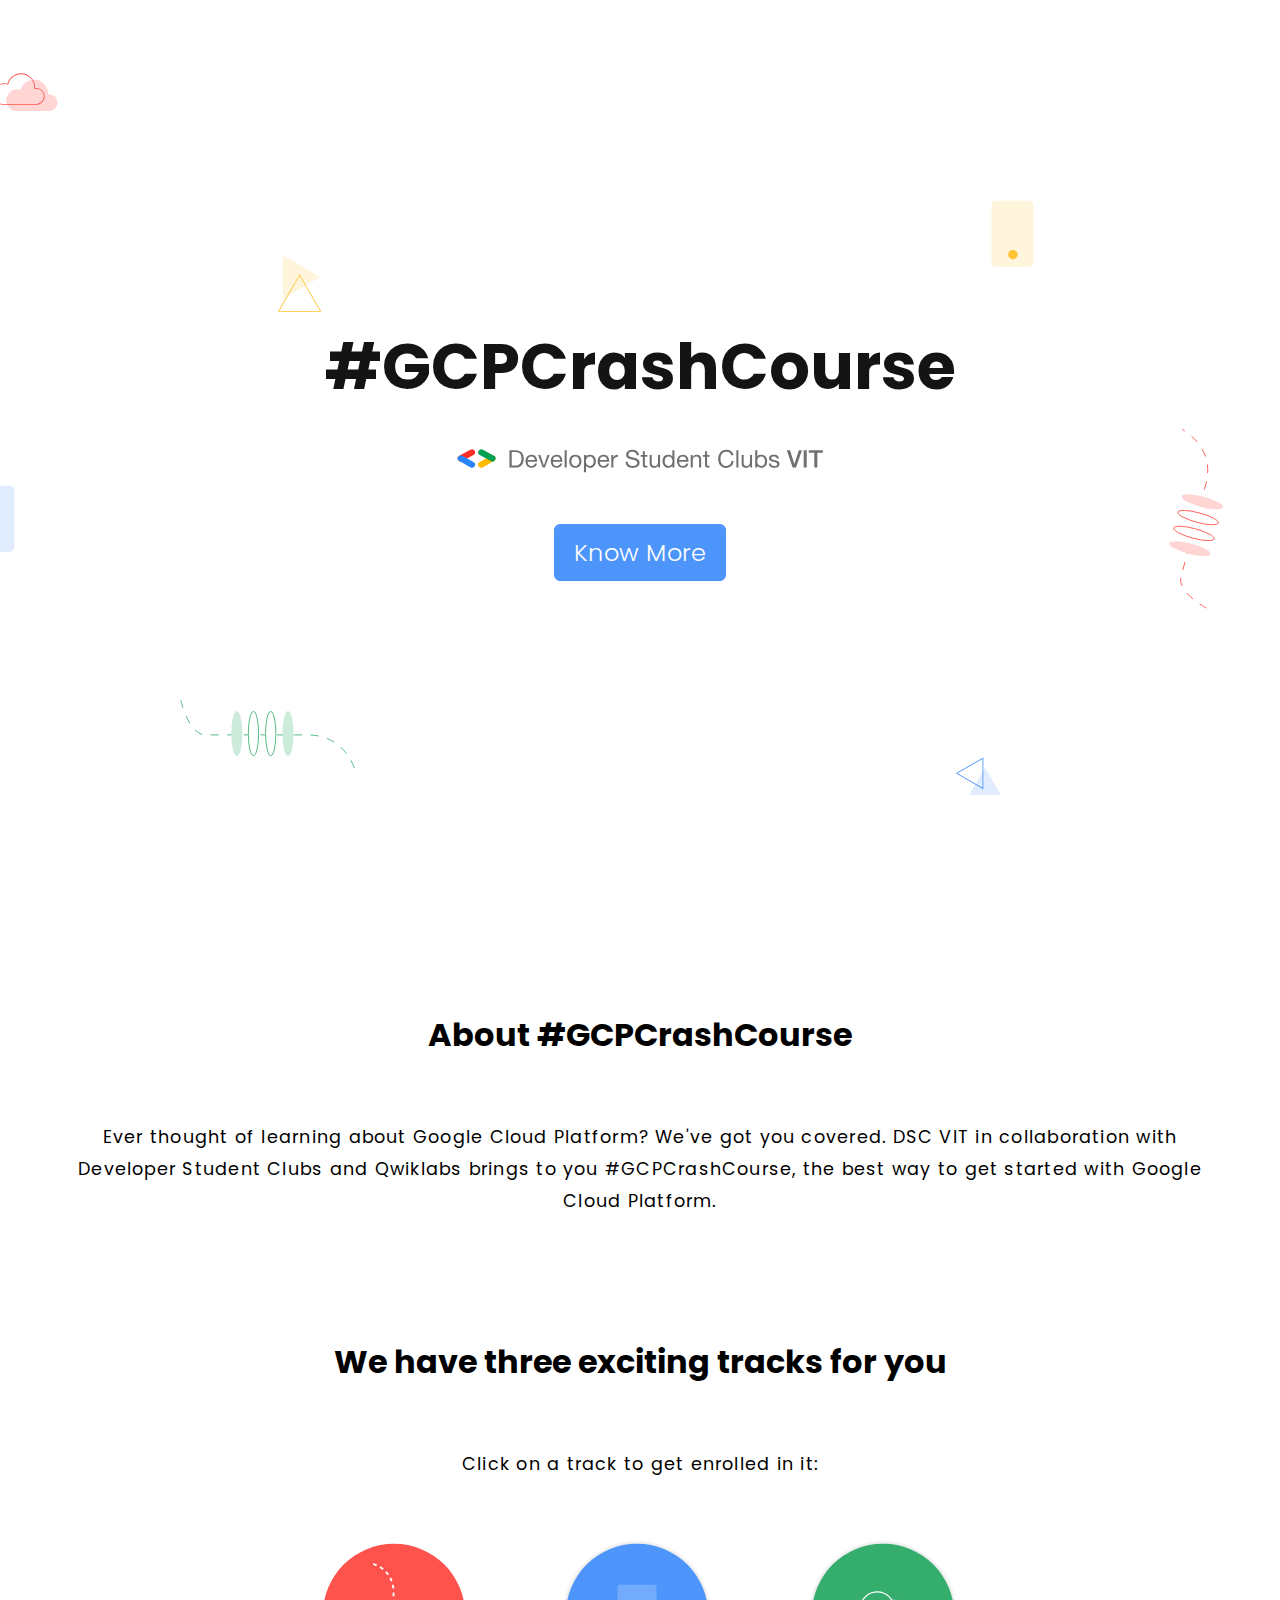
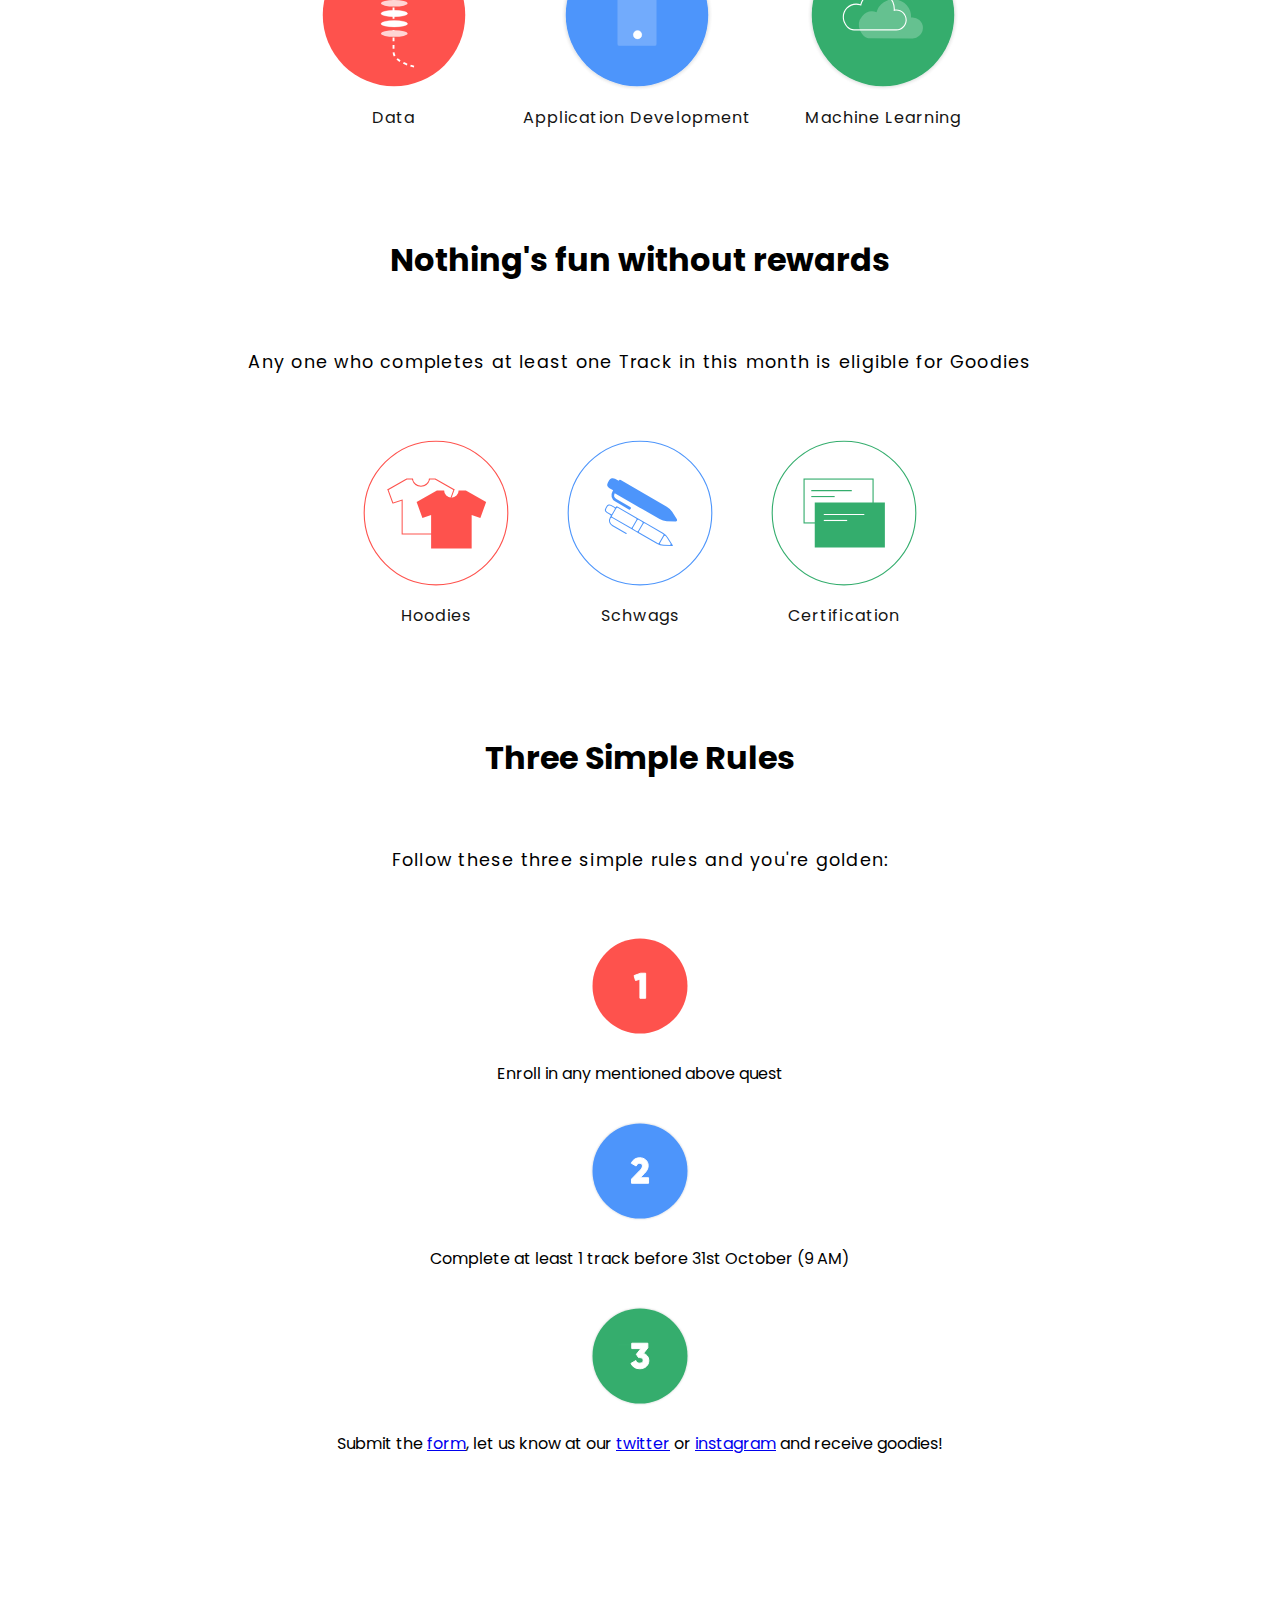
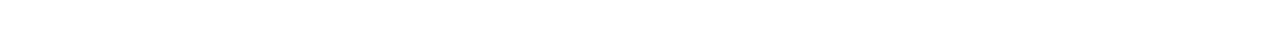
<file: index.html>
<html lang="en">
<head>
    <meta charset="UTF-8">
    <meta name="viewport" content="width=device-width, initial-scale=1.0">
    <meta http-equiv="X-UA-Compatible" content="ie=edge">
    
    <!-- Title of the webpage -->
    <title>#GCPCrashCourse at DSC VIT</title>

    <!-- Favicon linking -->
    <link rel="apple-touch-icon" sizes="180x180" href="icons/favicons/apple-touch-icon.png">
    <link rel="icon" type="image/png" sizes="32x32" href="icons/favicons/favicon-32x32.png">
    <link rel="icon" type="image/png" sizes="16x16" href="icons/favicons/favicon-16x16.png">
    <link rel="manifest" href="icons/favicons/site.webmanifest">

    <!-- Linking Google Fonts -->
    <link href="https://fonts.googleapis.com/css?family=Poppins:400,800&display=swap" rel="stylesheet"> 

    <!-- Linking Jquery CDN -->
    <script src="https://ajax.googleapis.com/ajax/libs/jquery/3.4.1/jquery.min.js"></script>

    <!-- Linking CSS Files -->
    <link rel="stylesheet" href="css/index.css">

    <!-- Linking JS Files -->
    <script src="js/index.js"></script>

    <!-- Adding PWA Capabilities -->
    <link rel="manifest" href="manifest.json">

    <script>
        if('serviceWorker' in navigator) {
          navigator.serviceWorker.register('./sw.js')
            .then(function() {
                  console.log('Service Worker Registered');
            })
            .catch( () => {
                console.log("There was error registering service worker")
            })
        }
    </script>

</head>
<body>

    <!-- Tint -->
    <div class="tint"></div>

    <!-- Popup Modals for Tracks -->
    <div class="modal">

        <!-- Modal Top bar with close icon -->
        <div class="modal-top-bar">
            <div id="close-modal">Close</div>
        </div>

        <!-- Modal Data -->
        <div class="modal-main">

            <!-- Application Modal -->
            <div class="modal-main-app">
                <h1>App Track Quests</h1>
                
                <a href="https://bit.ly/vitgcpapp" target="_blank">
                    <div class="enroll-button">Enroll Now</div>
                </a>

                <h3>
                    <i>Remember to use the same account you used to enroll</i>
                </h3>

                <p>1. Baseline: Deploy & Develop <a href="https://www.qwiklabs.com/quests/37">Click to start</a> </p>
                
                <p>2. Website and Web Applications <a href="https://www.qwiklabs.com/quests/39">Click to start</a> </p>
                
                <p>3. Deploying Applications <a href="https://www.qwiklabs.com/quests/26">Click to start</a> </p>
                
                <p>4. Cloud Development <a href="https://www.qwiklabs.com/quests/67">Click to start</a> </p>
                
                <p>5. Exploring API’s <a href="https://www.qwiklabs.com/quests/54">Click to start</a> </p>
                
                <h3>
                    <i>Only after all 5 quests are complete is the track considered completed.</i>
                
                </h3>
            
            </div>

            <!-- Machine Learning Modal -->
            <div class="modal-main-ml">
               
                <h1>Machine Learning Track Quests</h1>
                
                <a href="https://bit.ly/vitgcpdata" target="_blank">
                    <div class="enroll-button">Enroll Now</div>
                </a>

                <h3>
                    <i>Remember to use the same account you used to enroll</i>
                </h3>

                <p>1. Baseline: Data, ML, AI <a href="https://google.qwiklabs.com/quests/34">Click to start</a> </p>
                
                <p>2. Intro to ML: Image processing<a href="https://www.qwiklabs.com/quests/82">Click to start</a> </p>
                
                <p>3. BigQuery for Machine Learning<a href="https://www.qwiklabs.com/quests/71">Click to start</a> </p>
                
                <p>4. Intermediate ML: Tensorflow on GCP<a href="https://www.qwiklabs.com/quests/83">Click to start</a> </p>
                
                <p>5. Machine Learning API’s<a href="https://www.qwiklabs.com/quests/32">Click to start</a> </p>
                
                <h3>
                    <i>Only after all 5 quests are complete is the track considered completed.</i>
                
                </h3>
            
            </div>

            <!-- Data Modal -->
            <div class="modal-main-data">
                
                <h1>Data Track Quests</h1>
                
                <a href="https://bit.ly/vitgcpdata" target="_blank">
                    <div class="enroll-button">Enroll Now</div>
                </a>

                <h3>
                    <i>Remember to use the same account you used to enroll</i>
                </h3>

                <p>1. Baseline: Data, ML, AI <a href="https://google.qwiklabs.com/quests/34">Click to start</a> </p>
                
                <p>2. BigQuery for Data Analysis<a href="https://www.qwiklabs.com/quests/55">Click to start</a> </p>
                
                <p>3. Scientific Data Processing<a href="https://google.qwiklabs.com/quests/28">Click to start</a> </p>
                
                <p>4. Data engineering <a href="https://www.qwiklabs.com/quests/67">Click to start</a> </p>
                
                <p>5. Data Science on Google Cloud Platform <a href="https://www.qwiklabs.com/quests/43">Click to start</a> </p>
                
                <h3>
                    <i>Only after all 5 quests are complete is the track considered completed.</i>
                
                </h3>
            
            </div>
            
        </div>

    </div>

    <!-- Landing section -->
    <div class="main">

        <div class="main-content-holder">

            <!-- Heading -->
            <h1>#GCPCrashCourse</h1>

            <!-- DSC Logo -->
            <div class="dsc-logo"></div>

            <!-- Know More Button -->
            <div class="know-more-button">Know More</div>

        </div>

    </div>

    <!-- About Section -->

    <div class="main-about">

        <!-- About Section -->
        <div style="padding-bottom: 40px;">

            <!-- About Section Heading -->
            <h1>About #GCPCrashCourse</h1>

            <!-- About Section Paragraph -->
            <p>Ever thought of learning about Google Cloud Platform? We've got you covered. DSC VIT in collaboration with Developer Student Clubs and Qwiklabs brings to you #GCPCrashCourse, the best way to get started with Google Cloud Platform.</p>
            
        </div>

         <!-- Tracks Section -->
        <div style="padding-bottom: 60px;">

            <!-- Tracks Section Heading -->
            <h1>We have three exciting tracks for you</h1>

            <!-- Tracks Section Pargraph -->
            <p>Click on a track to get enrolled in it:</p>

            <!-- Tracks Section Icons -->
            <div class="main-about-icon">
                
                <div class="icon-holder">
                    <div class="icon data"></div>
                    <div class="icon-text">Data</div>
                </div>

                <div class="icon-holder">
                    <div class="icon android"></div>
                    <div class="icon-text">Application Development</div>
                </div>

                <div class="icon-holder">
                    <div class="icon ml"></div>
                    <div class="icon-text">Machine Learning</div>
                </div>

            </div>
            
        </div>
        
        <!-- Rewards section -->
        <div style="padding-bottom: 60px;">

            <!-- Rewards Section Heading -->
            <h1>Nothing's fun without rewards</h1>

            <!-- Rewards Section Pargraph -->
            <p>Any one who completes at least one Track in this month is eligible for Goodies</p>

            <!-- Rewards Section Icons -->
            <div class="main-about-icon">
                
                <div class="icon-holder-two">
                    <div class="icon hoodie"></div>
                    <div class="icon-text">Hoodies</div>
                </div>

                <div class="icon-holder-two">
                    <div class="icon pen"></div>
                    <div class="icon-text">Schwags</div>
                </div>

                <div class="icon-holder-two">
                    <div class="icon certificate"></div>
                    <div class="icon-text">Certification</div>
                </div>

            </div>
            
        </div>

        <!-- Steps section -->
        <div style="padding-bottom: 60px;">

            <!-- Steps Section Heading -->
            <h1>Three Simple Rules</h1>

            <!-- Steps Section Pargraph -->
            <p>Follow these three simple rules and you're golden:</p>

            <!-- Steps Section Icons -->
            <div class="main-about-icon">
                
                <div class="icon-holder-three">
                    <div class="icon-two step-one"></div>
                    <div class="icon-text-two">Enroll in any mentioned above quest</div>
                </div>

                <div class="icon-holder-three">
                    <div class="icon-two step-two"></div>
                    <div class="icon-text-two">Complete at least 1 track before 31st October (9 AM)</div>
                </div>

                <div class="icon-holder-three">
                    <div class="icon-two step-three"></div>
                    <div class="icon-text-two">Submit the <a href="https://bit.ly/vitgcpreport" target="_blank">form</a>, let us know at our <a href="https://twitter.com/dscvit" target="_blank">twitter</a> or <a href="https://instagram.com/dscvitvellore" target="_blank">instagram</a> and receive goodies!</div>
                </div>

            </div>
            
        </div>

    </div>


</body>
</html>
</file>
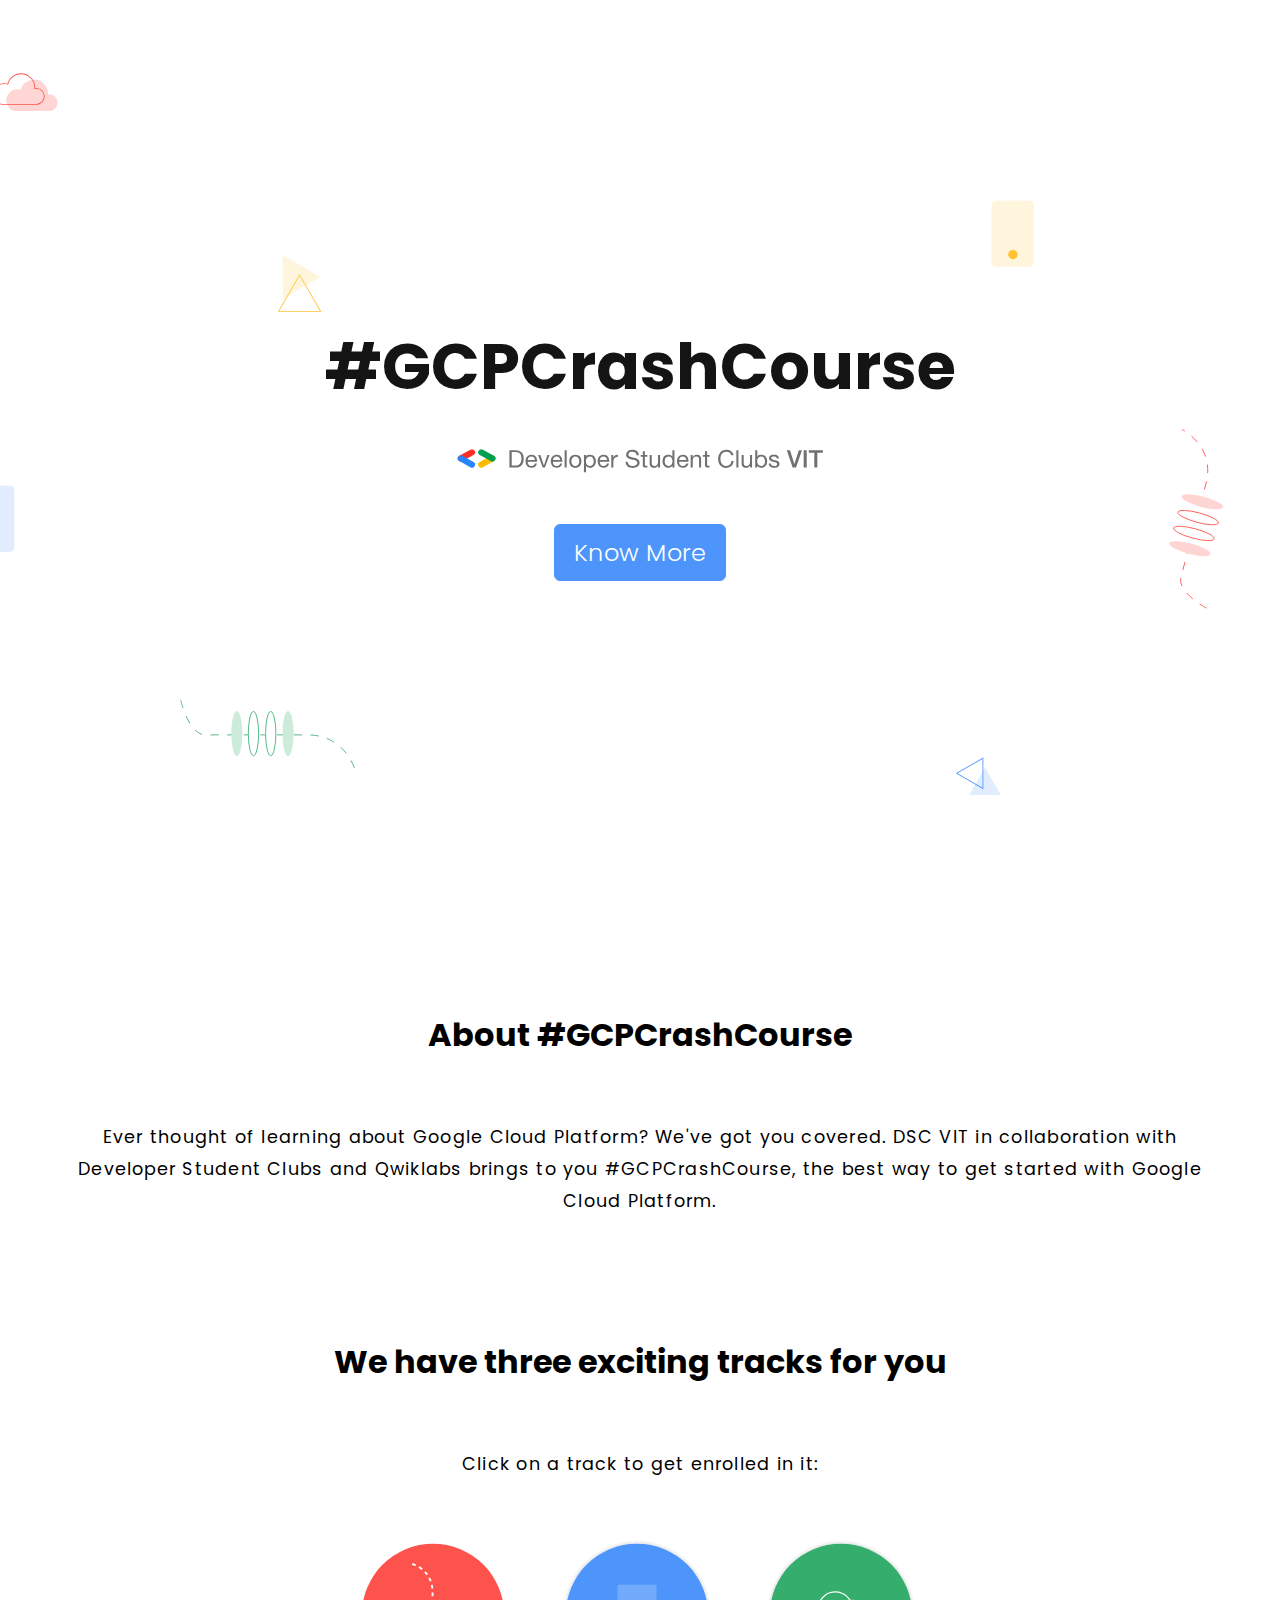
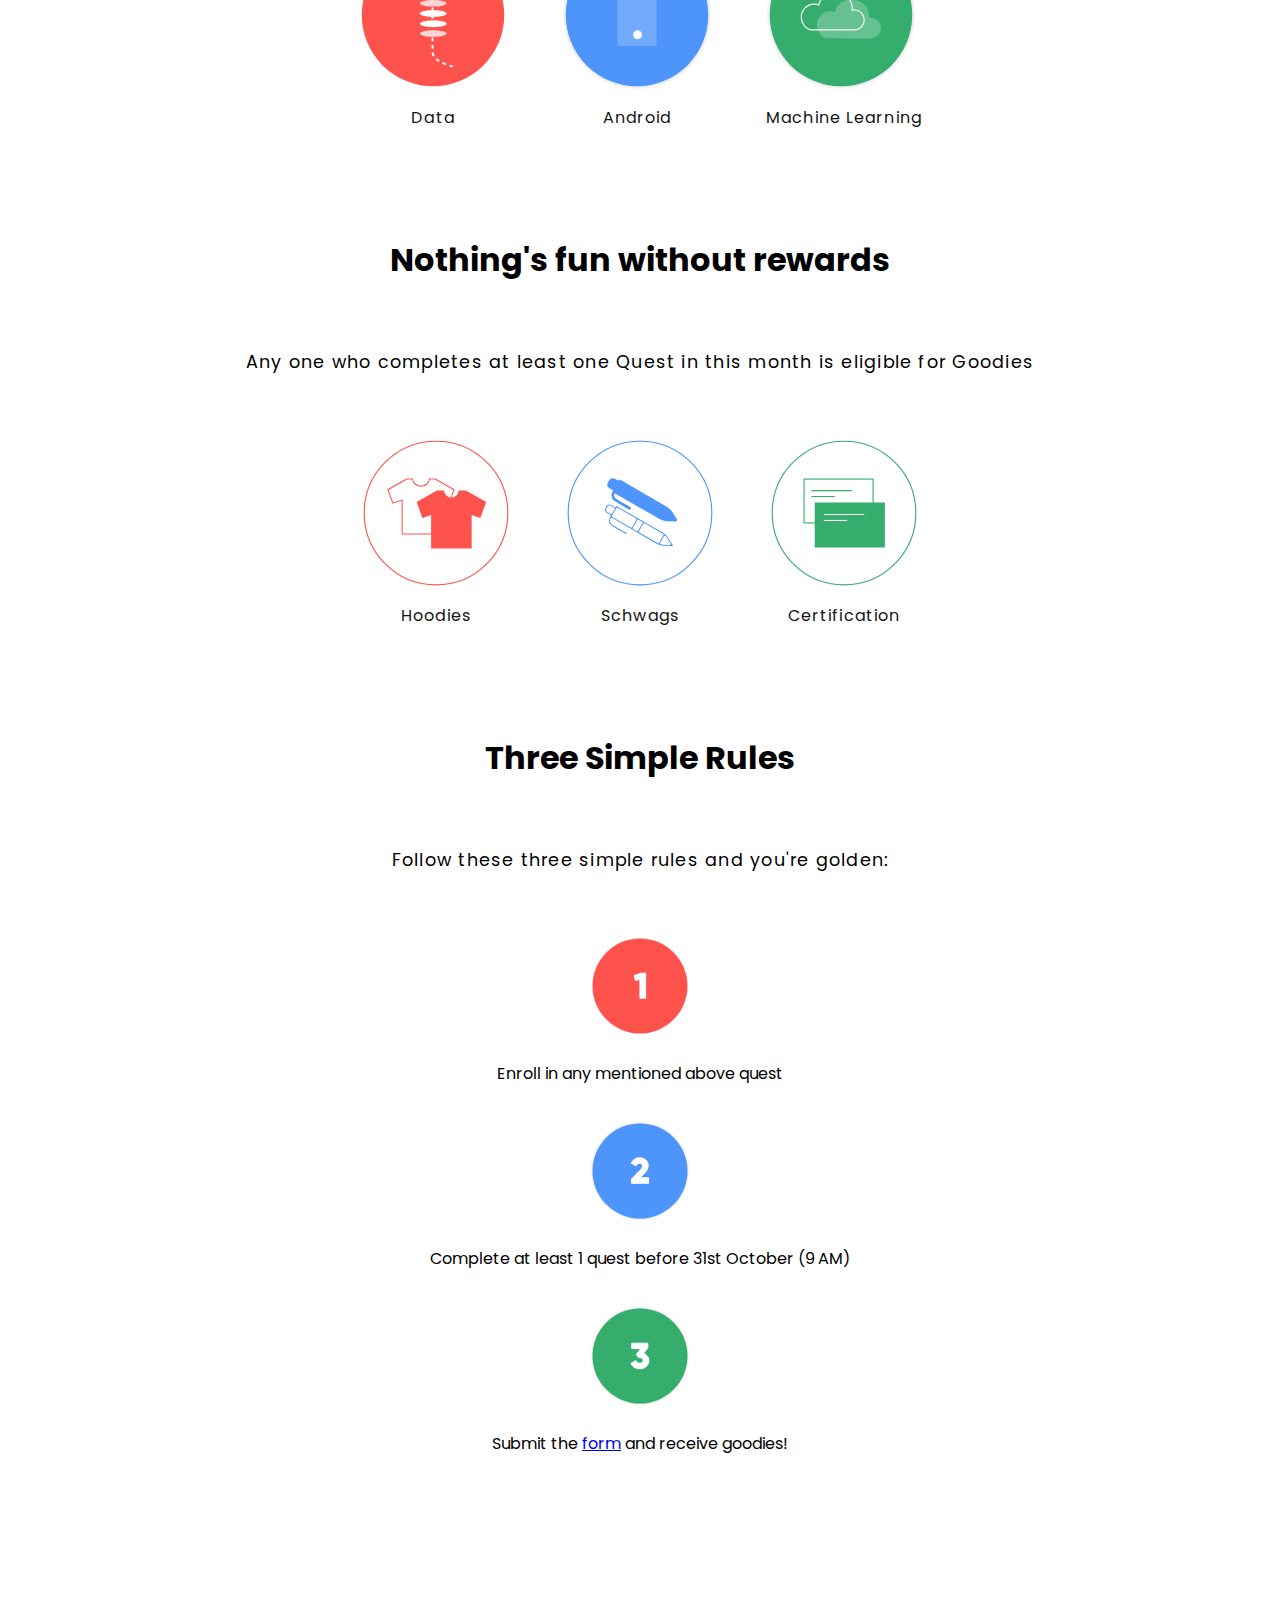
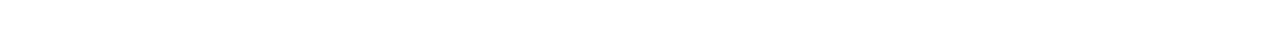
<file: app/index.html>
<html lang="en">
<head>
    <meta charset="UTF-8">
    <meta name="viewport" content="width=device-width, initial-scale=1.0">
    <meta http-equiv="X-UA-Compatible" content="ie=edge">
    
    <!-- Title of the webpage -->
    <title>#GCPCrashCourse at DSC VIT</title>

    <!-- Linking Google Fonts -->
    <link href="https://fonts.googleapis.com/css?family=Poppins:400,800&display=swap" rel="stylesheet"> 

    <!-- Linking Jquery CDN -->
    <script src="https://ajax.googleapis.com/ajax/libs/jquery/3.4.1/jquery.min.js"></script>

    <!-- Linking CSS Files -->
    <link rel="stylesheet" href="css/index.css">

    <!-- Linking JS Files -->
    <script src="js/index.js"></script>

    <!-- Adding PWA Capabilities -->
    <link rel="manifest" href="manifest.json">

    <script>
        if('serviceWorker' in navigator) {
          navigator.serviceWorker.register('js/sw.js')
            .then(function() {
                  console.log('Service Worker Registered');
            });
        }
    </script>

</head>
<body>

    <!-- Landing section -->
    <div class="main">

        <div class="main-content-holder">

            <!-- Heading -->
            <h1>#GCPCrashCourse</h1>

            <!-- DSC Logo -->
            <div class="dsc-logo"></div>

            <!-- Know More Button -->
            <div class="know-more-button">Know More</div>

        </div>

    </div>

    <!-- About Section -->

    <div class="main-about">

        <!-- About Section -->
        <div style="padding-bottom: 40px;">

            <!-- About Section Heading -->
            <h1>About #GCPCrashCourse</h1>

            <!-- About Section Paragraph -->
            <p>Ever thought of learning about Google Cloud Platform? We've got you covered. DSC VIT in collaboration with Developer Student Clubs and Qwiklabs brings to you #GCPCrashCourse, the best way to get started with Google Cloud Platform.</p>
            
        </div>

         <!-- Tracks Section -->
        <div style="padding-bottom: 60px;">

            <!-- Tracks Section Heading -->
            <h1>We have three exciting tracks for you</h1>

            <!-- Tracks Section Pargraph -->
            <p>Click on a track to get enrolled in it:</p>

            <!-- Tracks Section Icons -->
            <div class="main-about-icon">
                
                <div class="icon-holder">
                    <div class="icon data"></div>
                    <div class="icon-text">Data</div>
                </div>

                <div class="icon-holder">
                    <div class="icon android"></div>
                    <div class="icon-text">Android</div>
                </div>

                <div class="icon-holder">
                    <div class="icon ml"></div>
                    <div class="icon-text">Machine Learning</div>
                </div>

            </div>
            
        </div>
        
        <!-- Rewards section -->
        <div style="padding-bottom: 60px;">

            <!-- Rewards Section Heading -->
            <h1>Nothing's fun without rewards</h1>

            <!-- Rewards Section Pargraph -->
            <p>Any one who completes at least one Quest in this month is eligible for Goodies</p>

            <!-- Rewards Section Icons -->
            <div class="main-about-icon">
                
                <div class="icon-holder">
                    <div class="icon hoodie"></div>
                    <div class="icon-text">Hoodies</div>
                </div>

                <div class="icon-holder">
                    <div class="icon pen"></div>
                    <div class="icon-text">Schwags</div>
                </div>

                <div class="icon-holder">
                    <div class="icon certificate"></div>
                    <div class="icon-text">Certification</div>
                </div>

            </div>
            
        </div>

        <!-- Steps section -->
        <div style="padding-bottom: 60px;">

            <!-- Steps Section Heading -->
            <h1>Three Simple Rules</h1>

            <!-- Steps Section Pargraph -->
            <p>Follow these three simple rules and you're golden:</p>

            <!-- Steps Section Icons -->
            <div class="main-about-icon">
                
                <div class="icon-holder-two">
                    <div class="icon-two step-one"></div>
                    <div class="icon-text-two">Enroll in any mentioned above quest</div>
                </div>

                <div class="icon-holder-two">
                    <div class="icon-two step-two"></div>
                    <div class="icon-text-two">Complete at least 1 quest before 31st October (9 AM)</div>
                </div>

                <div class="icon-holder-two">
                    <div class="icon-two step-three"></div>
                    <div class="icon-text-two">Submit the <a href="https://bit.ly/vitgcpreport" target="_blank">form</a> and receive goodies!</div>
                </div>

            </div>
            
        </div>

    </div>


</body>
</html>
</file>
<file: css/index.css>
html{
    scroll-behavior: smooth;
}

body{
    padding: 0px;
    margin: 0px;
    background: #ffffff;
    font-family: 'Poppins', sans-serif;
}

.main{
    height: 100vh;
    width: 100%;
    background: url('../images/Background.svg') center center no-repeat fixed;
    background-size: auto 100%;
    position: absolute;
    top: 0px;
    left: 0px;
}

.main-content-holder{
    height: auto;
    width: 100%;
    position: relative;
    top: 50%;
    left: 50%;
    -webkit-transform: translate(-50%,-50%);
    -moz-transform: translate(-50%,-50%);
    -ms-transform: translate(-50%,-50%);
    -o-transform: translate(-50%,-50%);
    transform: translate(-50%,-50%);
}

.main-content-holder h1{
    font-size: 4em;
    text-align: center;
    color: #141414;
    font-weight: 700;
    margin-top: 0px;
    margin-bottom:0px;
}

.dsc-logo{
    height: 10%;
    width: 30%;
    background: url('../images/FullTextLogo.svg') center center no-repeat;
    background-size:100% auto;
    margin: auto auto;
}

.know-more-button{
    background: #4D95FB;
    color: #ffffff;
    font-size: 24px;
    font-weight: 300;
    width: 150px;
    text-align: center;
    padding: 10px;
    border-radius: 6px;
    margin:auto auto;
    margin-top: 20px;
    cursor: pointer;
    border: 1px solid #4D95FB;
    transition: all .3s ease;
}

.know-more-button:hover{
    background: #ffffff;
    color: #4D95FB;
}

.enroll-button{
    background: #4D95FB;
    color: #ffffff;
    font-size: 24px;
    font-weight: 300;
    width: 150px;
    text-align: center;
    padding: 10px;
    border-radius: 6px;
    margin:auto auto;
    margin-top: 20px;
    cursor: pointer;
    border: 1px solid #4D95FB;
    transition: all .3s ease;
}

.enroll-button:hover{
    background: #ffffff;
    color: #4D95FB;
}

.main-about{
    width: 100%;
    height: auto;
    padding-top: 10vh;
    padding-bottom: 10vh;
    position: absolute;
    top: 100vh;
}

.main-about h1{
    text-align:center;
    font-size: 2em;
}

.main-about p{
    padding-top: 40px;
    padding-bottom: 60px;
    text-align: center;
    width: 90%;
    max-width: 1200px;
    font-size: 1.1em;
    letter-spacing: 0.07em;
    line-height: 2rem;
    margin:auto auto;
}

.main-about-icon{
    text-align: center;
}

.icon-holder{
    height: auto;
    width: auto;
    display: inline-block;
    margin-left: 25px;
    margin-right: 25px;
    margin-bottom: 25px;
    cursor: pointer;
}

.icon-holder-two{
    height: auto;
    width: auto;
    display: inline-block;
    margin-left: 25px;
    margin-right: 25px;
    margin-bottom: 25px;
}

.icon{
    height: 150px;
    width: 150px;
    border-radius: 50%;
    transform: scale(1);
    transition: .3s ease;
    margin:auto auto;
}

.icon:hover{
    transform: scale(1.1);
}

.icon-text{
    font-size: 1em;
    color: #141414;
    text-align: center;
    letter-spacing: 0.07em;
    margin-top: 15px;
}

.icon-holder-three{
    height: auto;
    width: auto;
    margin-left: 25px;
    margin-right: 25px;
    margin-bottom: 35px;
}

.icon-two{
    height: 100px;
    width: 100px;
    border-radius: 50%;
    transform: scale(1);
    transition: .3s ease;
    margin:auto auto;
    margin-bottom: 25px;
}

.icon-two:hover{
    transform: scale(1.1);
}

.icon-text{
    font-size: 1em;
    color: #141414;
    text-align: center;
    letter-spacing: 0.07em;
    margin-top: 15px;
}

.hoodie{
    background: url('../images/Hoodie.svg') center center;
    background-size: cover;
}

.pen{
    background: url('../images/Pen.svg') center center;
    background-size: cover;
}

.certificate{
    background: url('../images/Certification.svg') center center;
    background-size: cover;
}

.data{
    background: url('../images/Data.svg') center center;
    background-size: cover;
}

.android{
    background: url('../images/Android.svg') center center;
    background-size: cover;
}

.ml{
    background: url('../images/ML.svg') center center;
    background-size: cover;
}

.step-one{
    background: url('../images/StepOne.svg') center center;
    background-size: cover;
}

.step-two{
    background: url('../images/StepTwo.svg') center center;
    background-size: cover;
}

.step-three{
    background: url('../images/StepThree.svg') center center;
    background-size: cover;
}

.modal{
    height: auto;
    width: 80%;
    position: fixed;
    top: 50%;
    left: 50%;
    transform: translate(-50%,-50%);
    z-index: 99;
    background:url('../images/Background.svg') center center;
    background-size: cover;
    border-radius: 6px;
    overflow: scroll;
    max-width: 1000px;
    max-height: 800px;
    padding-left: 5%;
    padding-right: 5%;
    padding-top: 5vh;
    padding-bottom: 5vh;

}

.modal-top-bar{
    height: 15%;
    width: 100%;
    text-align: right;
}

.modal-main a:focus{
    color: #4D95FB;
    text-decoration:none;
    font-weight:400;
}

.modal-main a{
    color: #4D95FB;
    text-decoration:none;
    font-weight:700;
    margin-left: 15px;
}

.modal-main p{
    letter-spacing: 0.07em;
}

.modal-main .enroll-button{
    margin: 0px;
}

.tint{
    height: 100vh;
    width: 100%;
    background: #141414;
    opacity: 0.8;
    position: fixed;
    top: 0px;
    left: 0px;
    z-index: 98;
}

#close-modal{
    color: #141414;
    font-weight: 700;
    text-decoration: underline;
    cursor: pointer;
    font-size: 1.5em;
}

.modal{
    display: none;
}

.tint{
    display: none;
}

.modal-main-app{
    display: none;
}

.modal-main-ml{
    display: none;
}

.modal-main-data{
    display: none;
}


/* Media Queries */

@media only screen and (max-width:920px){
    .main{
        background: url('../images/BackgroundPhone.svg') center center no-repeat fixed;
        background-size: cover;
    }

    .main-content-holder h1{
        font-size: 2em;
    }

}

@media only screen and (max-width:740px){
    .dsc-logo{
        width: 70%;
    }

    .main-about h1{
        font-size: 1.5em;
        width: 90%;
        margin:auto auto;
    }

    .main-about p{
        font-size: 0.8em;
        line-height: 1.5rem;
    }

    .modal-main p{
        font-size: 0.65em;
    }

    .modal-main h3{
        font-size: 0.9em;
    }

    .modal-main h1{
        font-size: 1.2em;
    }

    #close-modal{
        font-size: 1em;
    }

    .enroll-button{
        background: #4D95FB;
        color: #ffffff;
        font-size: 18px;
        font-weight: 300;
        width: 120px;
        text-align: center;
        padding: 10px;
        border-radius: 6px;
        margin:auto auto;
        margin-top: 20px;
        cursor: pointer;
        border: 1px solid #4D95FB;
    }
</file>
<file: app/css/index.css>
html{
    scroll-behavior: smooth;
}

body{
    padding: 0px;
    margin: 0px;
    background: #ffffff;
    font-family: 'Poppins', sans-serif;
}

.main{
    height: 100vh;
    width: 100%;
    background: url('../images/Background.svg') center center no-repeat fixed;
    background-size: auto 100%;
    position: absolute;
    top: 0px;
    left: 0px;
}

.main-content-holder{
    height: auto;
    width: 100%;
    position: relative;
    top: 50%;
    left: 50%;
    -webkit-transform: translate(-50%,-50%);
    -moz-transform: translate(-50%,-50%);
    -ms-transform: translate(-50%,-50%);
    -o-transform: translate(-50%,-50%);
    transform: translate(-50%,-50%);
}

.main-content-holder h1{
    font-size: 4em;
    text-align: center;
    color: #141414;
    font-weight: 700;
    margin-top: 0px;
    margin-bottom:0px;
}

.dsc-logo{
    height: 10%;
    width: 30%;
    background: url('../images/FullTextLogo.svg') center center no-repeat;
    background-size:100% auto;
    margin: auto auto;
}

.know-more-button{
    background: #4D95FB;
    color: #ffffff;
    font-size: 24px;
    font-weight: 300;
    width: 150px;
    text-align: center;
    padding: 10px;
    border-radius: 6px;
    margin:auto auto;
    margin-top: 20px;
    cursor: pointer;
    border: 1px solid #4D95FB;
    transition: all .3s ease;
}

.know-more-button:hover{
    background: #ffffff;
    color: #4D95FB;
}

.main-about{
    width: 100%;
    height: auto;
    padding-top: 10vh;
    padding-bottom: 10vh;
    position: absolute;
    top: 100vh;
}

.main-about h1{
    text-align:center;
    font-size: 2em;
}

.main-about p{
    padding-top: 40px;
    padding-bottom: 60px;
    text-align: center;
    width: 90%;
    max-width: 1200px;
    font-size: 1.1em;
    letter-spacing: 0.07em;
    line-height: 2rem;
    margin:auto auto;
}

.main-about-icon{
    text-align: center;
}

.icon-holder{
    height: auto;
    width: auto;
    display: inline-block;
    margin-left: 25px;
    margin-right: 25px;
    margin-bottom: 25px;
    cursor: pointer;
}

.icon{
    height: 150px;
    width: 150px;
    border-radius: 50%;
    transform: scale(1);
    transition: .3s ease;
}

.icon:hover{
    transform: scale(1.1);
}

.icon-text{
    font-size: 1em;
    color: #141414;
    text-align: center;
    letter-spacing: 0.07em;
    margin-top: 15px;
}

.icon-holder-two{
    height: auto;
    width: auto;
    margin-left: 25px;
    margin-right: 25px;
    margin-bottom: 35px;
    cursor: pointer;
}

.icon-two{
    height: 100px;
    width: 100px;
    border-radius: 50%;
    transform: scale(1);
    transition: .3s ease;
    margin:auto auto;
    margin-bottom: 25px;
}

.icon-two:hover{
    transform: scale(1.1);
}

.icon-text{
    font-size: 1em;
    color: #141414;
    text-align: center;
    letter-spacing: 0.07em;
    margin-top: 15px;
}

.hoodie{
    background: url('../images/Hoodie.svg') center center;
    background-size: cover;
}

.pen{
    background: url('../images/Pen.svg') center center;
    background-size: cover;
}

.certificate{
    background: url('../images/Certification.svg') center center;
    background-size: cover;
}

.data{
    background: url('../images/Data.svg') center center;
    background-size: cover;
}

.android{
    background: url('../images/Android.svg') center center;
    background-size: cover;
}

.ml{
    background: url('../images/ML.svg') center center;
    background-size: cover;
}

.step-one{
    background: url('../images/StepOne.svg') center center;
    background-size: cover;
}

.step-two{
    background: url('../images/StepTwo.svg') center center;
    background-size: cover;
}

.step-three{
    background: url('../images/StepThree.svg') center center;
    background-size: cover;
}

/* Media Queries */

@media only screen and (max-width:920px){
    .main{
        background: url('../images/BackgroundPhone.svg') center center no-repeat fixed;
        background-size: cover;
    }

    .main-content-holder h1{
        font-size: 2em;
    }

}

@media only screen and (max-width:740px){
    .dsc-logo{
        width: 70%;
    }

    .main-about h1{
        font-size: 1.5em;
        width: 90%;
        margin:auto auto;
    }

    .main-about p{
        font-size: 0.8em;
        line-height: 1.5rem;
    }
}
</file>
